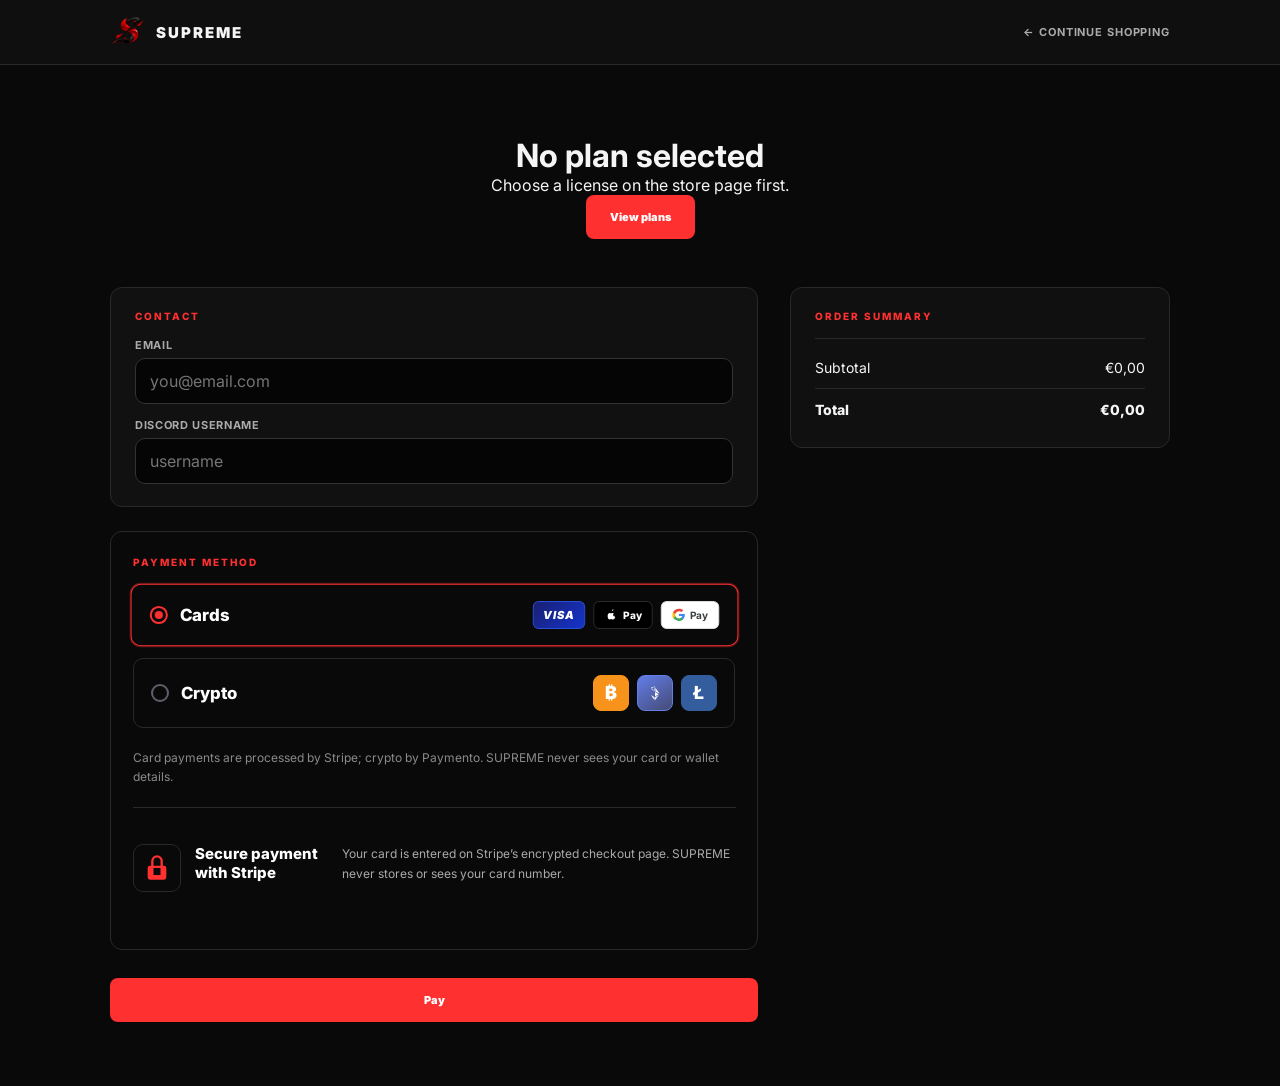
<file: checkout.html>
<!DOCTYPE html>
<html lang="en">
<head>
  <meta charset="UTF-8" />
  <meta name="viewport" content="width=device-width, initial-scale=1.0, viewport-fit=cover" />
  <meta name="theme-color" content="#090909" />
  <meta name="description" content="Secure checkout — SUPREME" />
  <title>Checkout | SUPREME</title>
  <link rel="icon" href="supreme.png" type="image/png" />
  <link href="https://fonts.googleapis.com/css2?family=Inter:wght@400;500;600;700;800;900&display=swap" rel="stylesheet" />
  <link rel="stylesheet" href="checkout.css" />
</head>
<body class="page-checkout">
  <header class="site-header site-header--minimal">
    <div class="header-inner">
      <a href="index.html" class="logo" aria-label="SUPREME home">
        <img src="supreme.png" alt="" width="36" height="36" />
        <span>SUPREME</span>
      </a>
      <a href="index.html#products" class="checkout-back-link">← Continue shopping</a>
    </div>
  </header>

  <main class="checkout-main" id="main">
    <div class="checkout-empty" id="checkoutEmpty" hidden>
      <h1>No plan selected</h1>
      <p>Choose a license on the store page first.</p>
      <a href="index.html#products" class="btn btn-primary">View plans</a>
    </div>

    <div class="checkout-success" id="checkoutSuccess" hidden>
      <div class="checkout-success__card">
        <p class="hero-eyebrow">Order confirmed</p>
        <h1>Thank you</h1>
        <p class="checkout-success__order">Order <strong id="orderNumber"></strong></p>
        <p id="successEmail" class="section-sub"></p>
        <p class="section-sub">Demo checkout — finish delivery via your Discord ticket system.</p>
        <a href="index.html" class="btn btn-primary">Back to store</a>
      </div>
    </div>

    <h1 class="checkout-title" id="checkoutTitle">Checkout</h1>

    <div class="checkout-layout" id="checkoutLayout">
      <form class="checkout-form" id="checkoutForm" novalidate>
        <section class="checkout-block" aria-labelledby="contact-heading">
          <h2 id="contact-heading">Contact</h2>
          <label class="field">
            <span>Email</span>
            <input type="email" name="email" id="fieldEmail" required autocomplete="email" placeholder="you@email.com" />
          </label>
          <label class="field">
            <span>Discord username</span>
            <input type="text" name="discord" required autocomplete="username" placeholder="username" />
          </label>
        </section>

        <section class="checkout-block payment-block" aria-labelledby="pay-heading">
          <h2 class="payment-method-title" id="pay-heading">Payment method</h2>

          <div class="pay-methods" role="radiogroup" aria-labelledby="pay-heading">
            <label class="pay-method is-selected">
              <input type="radio" name="payMethod" value="cards" checked />
              <span class="pay-method__radio" aria-hidden="true"></span>
              <span class="pay-method__label">Cards</span>
              <span class="pay-method__badges" aria-hidden="true">
                <span class="pay-badge pay-badge--visa">VISA</span>
                <span class="pay-badge pay-badge--apple">
                  <svg viewBox="0 0 24 24" width="14" height="14" aria-hidden="true"><path fill="currentColor" d="M16.5 12.4c.02 2.33 2.05 3.12 2.07 3.13-.02.05-.32 1.1-.97 2.18-1.21 1.98-2.45 1.98-3.2 2-1.25.08-2.23-.74-2.93-.74-.72 0-1.45.73-2.38.71-.97-.02-1.91-.56-2.42-1.44-1.52-2.63-1.35-6.58.03-8.28.67-.82 1.58-1.28 2.47-1.28.92.02 1.62.44 2.43.44.77 0 1.22-.44 2.33-.44.81 0 1.68.33 2.28 1.14-2 .97-1.67 3.38.03 4.24zM14.78 4.2c.43-.52.72-1.24.64-1.95-.62.02-1.37.41-1.82.93-.4.46-.75 1.2-.65 1.9.68.05 1.38-.34 1.83-.88z"/></svg>
                  Pay
                </span>
                <span class="pay-badge pay-badge--google">
                  <svg class="pay-badge__g" viewBox="0 0 24 24" width="14" height="14" aria-hidden="true">
                    <path fill="#4285F4" d="M22 12.2c0-.7-.06-1.22-.2-1.76H12v3.2h5.7c-.12.9-.76 2.24-2.18 3.14l-.02.13 3.16 2.45.22.02c2.02-1.86 3.18-4.6 3.18-7.84z"/>
                    <path fill="#34A853" d="M12 22c2.97 0 5.46-.98 7.28-2.66l-3.47-2.68c-.93.64-2.18 1.08-3.81 1.08-2.92 0-5.38-1.97-6.26-4.64l-.13.01-3.4 2.63-.04.12C3.96 19.54 7.7 22 12 22z"/>
                    <path fill="#FBBC05" d="M5.74 13.1c-.22-.64-.35-1.32-.35-2.02s.13-1.38.33-2.02l-.01-.14-3.44-2.67-.11.05C1.36 8.3 1 10.1 1 12s.36 3.7 1.16 5.74l3.58-2.64z"/>
                    <path fill="#EA4335" d="M12 5.56c2.07 0 3.47.8 4.27 1.47l3.12-3.04C17.43 2.5 15 1.5 12 1.5 7.7 1.5 3.96 3.96 2.16 7.5l3.58 2.64C6.62 7.53 9.08 5.56 12 5.56z"/>
                  </svg>
                  Pay
                </span>
              </span>
            </label>

            <label class="pay-method">
              <input type="radio" name="payMethod" value="crypto" />
              <span class="pay-method__radio" aria-hidden="true"></span>
              <span class="pay-method__label">Crypto</span>
              <span class="pay-method__badges" aria-hidden="true">
                <span class="pay-coin pay-coin--btc" title="Bitcoin">₿</span>
                <span class="pay-coin pay-coin--eth" title="Ethereum">
                  <svg viewBox="0 0 24 24" width="16" height="16" aria-hidden="true"><path fill="#fff" d="M12 1.5l.1.3v7.1l-.1.3-5.5-3.3 5.5-4.4zm0 8.7l.1.4 5.5 3.3-5.5 3.3-.1.3V10.2zm-6.2 4.8 5.6 3.3v4.5l-5.6-7.8zm6.2 7.8v-4.5l5.6-3.3-5.6 7.8zm6.2-9.9-5.6-3.3V4.3l5.6 7.7zM5.8 4.3l5.6 4.4V2.1l-5.6 2.2z" opacity=".95"/></svg>
                </span>
                <span class="pay-coin pay-coin--ltc" title="Litecoin">Ł</span>
              </span>
            </label>
          </div>

          <p class="payment-disclaimer">
            Card payments are processed by Stripe; crypto by Paymento. SUPREME never sees your card or wallet details.
          </p>

          <div class="pay-panels">
            <div class="pay-panel is-active" id="payPanelCards" role="region" aria-live="polite">
              <div class="pay-secure pay-secure--stripe">
                <div class="pay-secure__icon" aria-hidden="true">
                  <svg viewBox="0 0 24 24" width="28" height="28"><path fill="currentColor" d="M12 1a5 5 0 00-5 5v4H6a2 2 0 00-2 2v8a2 2 0 002 2h12a2 2 0 002-2v-8a2 2 0 00-2-2h-1V6a5 5 0 00-5-5zm0 2a3 3 0 013 3v4H9V6a3 3 0 013-3zm-3 9h6v6H9v-6z"/></svg>
                </div>
                <h3>Secure payment with Stripe</h3>
                <p>
                  Your card is entered on Stripe’s encrypted checkout page. SUPREME never stores or sees your card number.
                </p>
              </div>
            </div>

            <div class="pay-panel" id="payPanelCrypto" role="region" aria-live="polite">
              <div class="pay-secure pay-secure--crypto">
                <div class="pay-secure__icon" aria-hidden="true">
                  <svg viewBox="0 0 24 24" width="28" height="28"><path fill="currentColor" d="M12 2C6.48 2 2 6.48 2 12s4.48 10 10 10 10-4.48 10-10S17.52 2 12 2zm-1 14.5v-5l-4.5 2.5 4.5 2.5zm2 0 4.5-2.5-4.5-2.5v5zm0-7V7l4.5 2.5L13 11.5zM11 11.5 6.5 9 11 6.5V11.5z"/></svg>
                </div>
                <h3>Secure payment with Paymento</h3>
                <p>
                  After you confirm, you’ll get a crypto invoice (demo). Supported: BTC, ETH, and LTC.
                </p>
              </div>
            </div>
          </div>
        </section>

        <button type="submit" class="btn btn-primary btn-block checkout-submit" id="payBtn">
          Pay <span id="payAmount"></span>
        </button>
      </form>

      <aside class="checkout-summary" aria-labelledby="summary-heading">
        <h2 id="summary-heading">Order summary</h2>
        <ul class="checkout-lines" id="summaryLines"></ul>
        <dl class="checkout-totals">
          <div>
            <dt>Subtotal</dt>
            <dd id="sumSubtotal">€0,00</dd>
          </div>
          <div class="checkout-totals__grand">
            <dt>Total</dt>
            <dd id="sumTotal">€0,00</dd>
          </div>
        </dl>
      </aside>
    </div>
  </main>

  <script src="store.js"></script>
  <script src="checkout.js"></script>
</body>
</html>
</file>
<file: checkout.css>
:root {
  --bg: #090909;
  --surface: rgba(17, 17, 17, 0.94);
  --line: #292929;
  --text: #f5f5f5;
  --muted: #aaa;
  --red: #ff3030;
  --radius: 12px;
  --header-h: 70px;
}

* {
  margin: 0;
  padding: 0;
  box-sizing: border-box;
}

body.page-checkout {
  background: var(--bg);
  color: var(--text);
  font-family: Inter, system-ui, sans-serif;
  min-height: 100vh;
  overflow-x: hidden;
  -webkit-user-select: none;
  user-select: none;
  -webkit-touch-callout: none;
  -webkit-text-size-adjust: 100%;
  text-size-adjust: 100%;
}

.page-checkout input,
.page-checkout textarea,
.page-checkout select {
  -webkit-user-select: text;
  user-select: text;
}

.page-checkout img {
  -webkit-user-drag: none;
  user-drag: none;
}

a {
  color: inherit;
  text-decoration: none;
}

.site-header {
  position: fixed;
  top: 0;
  left: 0;
  right: 0;
  z-index: 9999;
  background: rgba(16, 16, 16, 0.95);
  border-bottom: 1px solid var(--line);
  backdrop-filter: blur(16px);
  -webkit-backdrop-filter: blur(16px);
}

.header-inner {
  max-width: 1100px;
  margin: 0 auto;
  padding: max(14px, env(safe-area-inset-top)) max(20px, env(safe-area-inset-right)) 14px
    max(20px, env(safe-area-inset-left));
  display: flex;
  align-items: center;
  justify-content: space-between;
  gap: 16px;
}

.logo {
  display: inline-flex;
  align-items: center;
  gap: 10px;
  font-weight: 900;
  letter-spacing: 2px;
  font-size: 15px;
}

.logo img {
  width: 36px;
  height: 36px;
  object-fit: contain;
}

.checkout-back-link {
  font-size: 11px;
  font-weight: 700;
  letter-spacing: 0.08em;
  color: var(--muted);
  text-transform: uppercase;
  transition: color 0.2s;
}

.checkout-back-link:hover {
  color: #fff;
}

.checkout-main {
  max-width: 1100px;
  margin: 0 auto;
  padding: 5.5rem max(20px, env(safe-area-inset-right)) max(4rem, env(safe-area-inset-bottom))
    max(20px, env(safe-area-inset-left));
}

.checkout-title {
  font-size: clamp(32px, 5vw, 42px);
  font-weight: 900;
  letter-spacing: -1px;
  margin: 0 0 1.5rem;
}

.checkout-layout {
  display: grid;
  grid-template-columns: 1fr min(380px, 100%);
  gap: 2rem;
  align-items: start;
}

.checkout-form {
  display: flex;
  flex-direction: column;
  gap: 1.5rem;
}

.checkout-block {
  background: var(--surface);
  border: 1px solid var(--line);
  border-radius: var(--radius);
  padding: 1.35rem 1.5rem;
}

.checkout-block h2 {
  margin: 0 0 1rem;
  font-size: 10px;
  font-weight: 800;
  text-transform: uppercase;
  letter-spacing: 2px;
  color: var(--red);
}

.field {
  display: flex;
  flex-direction: column;
  gap: 0.4rem;
  margin-bottom: 0.85rem;
}

.field:last-child {
  margin-bottom: 0;
}

.field span {
  font-size: 11px;
  font-weight: 700;
  color: var(--muted);
  text-transform: uppercase;
  letter-spacing: 0.06em;
}

.field input,
.field select {
  padding: 0.75rem 0.85rem;
  border: 1px solid #333;
  border-radius: 10px;
  font: inherit;
  background: #050505;
  color: var(--text);
}

.field input:focus,
.field select:focus {
  outline: none;
  border-color: var(--red);
}

.field-row {
  display: grid;
  grid-template-columns: 1fr 1fr;
  gap: 0.75rem;
}

.checkout-demo-note {
  font-size: 12px;
  color: var(--muted);
  margin: 0 0 1rem;
  line-height: 1.6;
}

.payment-block {
  padding: 1.5rem 1.35rem 1.35rem;
  background: transparent;
}

.payment-method-title {
  margin: 0 0 1.25rem;
  font-size: 10px;
  font-weight: 800;
  letter-spacing: 2px;
  color: var(--red);
  text-transform: uppercase;
}

.pay-methods {
  display: flex;
  flex-direction: column;
  gap: 12px;
}

.pay-method {
  display: grid;
  grid-template-columns: auto 1fr auto;
  align-items: center;
  gap: 12px;
  padding: 1rem 1.1rem;
  border: 1px solid var(--line);
  border-radius: 10px;
  background: transparent;
  cursor: pointer;
  transition:
    border-color 0.35s ease,
    box-shadow 0.35s ease,
    transform 0.35s cubic-bezier(0.22, 1, 0.36, 1);
  user-select: none;
  -webkit-user-select: none;
  -webkit-tap-highlight-color: transparent;
  outline: none;
}

.pay-method:focus,
.pay-method:focus-within {
  outline: none;
  box-shadow: none;
}

.pay-method.is-selected:focus-within {
  box-shadow: 0 0 0 1px rgba(255, 48, 48, 0.35);
}

.pay-methods ::selection {
  background: rgba(255, 48, 48, 0.35);
  color: #fff;
}

.pay-method input {
  position: absolute;
  width: 1px;
  height: 1px;
  margin: -1px;
  padding: 0;
  border: 0;
  clip: rect(0, 0, 0, 0);
  overflow: hidden;
  white-space: nowrap;
  accent-color: var(--red);
  outline: none;
}

.pay-method input:focus,
.pay-method input:focus-visible {
  outline: none;
  box-shadow: none;
}

.pay-method.is-selected {
  border-color: var(--red);
  box-shadow: 0 0 0 1px rgba(255, 48, 48, 0.35);
  transform: scale(1.008);
}

.pay-method__radio {
  width: 18px;
  height: 18px;
  border-radius: 50%;
  border: 2px solid #5c6068;
  position: relative;
  flex-shrink: 0;
  transition: border-color 0.35s ease;
}

.pay-method.is-selected .pay-method__radio {
  border-color: var(--red);
}

.pay-method.is-selected .pay-method__radio::after {
  content: "";
  position: absolute;
  inset: 3px;
  border-radius: 50%;
  background: var(--red);
  transform: scale(0);
  animation: pay-radio-in 0.35s cubic-bezier(0.22, 1, 0.36, 1) forwards;
}

@keyframes pay-radio-in {
  from {
    transform: scale(0);
    opacity: 0;
  }
  to {
    transform: scale(1);
    opacity: 1;
  }
}

.pay-method__label {
  font-size: 1.05rem;
  font-weight: 800;
  color: #fff;
  background: transparent;
}

.pay-method.is-selected .pay-method__label {
  color: #fff;
  background: transparent;
}

.pay-method__badges {
  display: flex;
  align-items: center;
  gap: 8px;
  flex-wrap: wrap;
  justify-content: flex-end;
}

.pay-badge {
  display: inline-flex;
  align-items: center;
  gap: 4px;
  padding: 6px 10px;
  border-radius: 6px;
  border: 1px solid var(--line);
  background: transparent;
  font-size: 10px;
  font-weight: 800;
  color: #fff;
  white-space: nowrap;
}

.pay-badge--visa {
  font-size: 11px;
  letter-spacing: 0.06em;
  font-style: italic;
  font-weight: 900;
  color: #fff;
  background: linear-gradient(135deg, #1a1f71 0%, #1434cb 100%);
  border-color: #2a4fd4;
}

.pay-badge--apple {
  color: #fff;
  background: #000;
  border-color: #2a2a2a;
}

.pay-badge--google {
  color: #3c4043;
  background: #fff;
  border-color: #dadce0;
  font-weight: 700;
}

.pay-badge__g {
  flex-shrink: 0;
}

.pay-coin {
  display: grid;
  place-items: center;
  width: 36px;
  height: 36px;
  border-radius: 8px;
  border: 1px solid var(--line);
  background: transparent;
  font-size: 16px;
  font-weight: 800;
  line-height: 1;
}

.pay-coin--btc {
  color: #fff;
  background: #f7931a;
  border-color: #f7931a;
  font-size: 18px;
  font-weight: 900;
}

.pay-coin--eth {
  color: #fff;
  background: linear-gradient(145deg, #627eea 0%, #454a75 100%);
  border-color: #627eea;
}

.pay-coin--ltc {
  color: #fff;
  background: #345d9d;
  border-color: #345d9d;
  font-size: 18px;
  font-weight: 800;
}

.payment-disclaimer {
  margin: 1.25rem 0 0;
  font-size: 12px;
  color: #8a8a8a;
  line-height: 1.65;
}

.pay-panels {
  position: relative;
  margin-top: 1.25rem;
  padding-top: 1.25rem;
  border-top: 1px solid var(--line);
  min-height: 7.5rem;
  overflow: hidden;
  contain: layout style;
}

.pay-panel {
  position: absolute;
  left: 0;
  right: 0;
  top: 1.25rem;
  opacity: 0;
  visibility: hidden;
  transform: translateY(8px);
  pointer-events: none;
  transition:
    opacity 0.4s ease,
    transform 0.45s cubic-bezier(0.22, 1, 0.36, 1),
    visibility 0.4s;
}

.pay-panel.is-active {
  position: relative;
  top: 0;
  opacity: 1;
  visibility: visible;
  transform: translateY(0);
  pointer-events: auto;
  z-index: 2;
}

.pay-panels.is-swapping .pay-panel.is-active {
  position: absolute;
  top: 1.25rem;
}

.pay-panel.is-leaving {
  visibility: visible;
  opacity: 0;
  transform: translateY(-6px);
  z-index: 1;
}

.pay-secure {
  display: flex;
  gap: 14px;
  align-items: flex-start;
  padding: 1rem 0 0.25rem;
}

.pay-secure__icon {
  flex-shrink: 0;
  width: 48px;
  height: 48px;
  display: grid;
  place-items: center;
  border: 1px solid var(--line);
  border-radius: 10px;
  color: var(--red);
}

.pay-secure h3 {
  margin: 0 0 8px;
  font-size: 15px;
  font-weight: 800;
  color: #fff;
}

.pay-secure p {
  margin: 0;
  font-size: 12px;
  line-height: 1.65;
  color: var(--muted);
}

@media (prefers-reduced-motion: reduce) {
  .pay-method,
  .pay-panel,
  .pay-method__radio::after {
    transition: none !important;
    animation: none !important;
    transform: none !important;
  }

  .pay-panel:not(.is-active) {
    display: none;
  }

  .pay-panel.is-active {
    opacity: 1;
    position: relative;
  }

  .pay-panels.is-swapping .pay-panel.is-active {
    position: relative;
    top: 0;
  }
}

@media (max-width: 560px) {
  .pay-method {
    grid-template-columns: auto 1fr;
    grid-template-rows: auto auto;
  }

  .pay-method__badges {
    grid-column: 1 / -1;
    justify-content: flex-start;
    padding-left: 30px;
  }
}

.btn {
  display: inline-block;
  padding: 15px 24px;
  border-radius: 8px;
  background: #fff;
  color: #000;
  font-size: 11px;
  font-weight: 900;
  border: none;
  font-family: inherit;
  cursor: pointer;
  text-align: center;
  transition: transform 0.2s;
}

.btn:hover {
  transform: translateY(-2px);
}

.btn-primary {
  background: var(--red);
  color: #fff;
}

.btn-block {
  width: 100%;
}

.checkout-submit {
  margin-top: 0.25rem;
}

.checkout-summary {
  position: sticky;
  top: calc(var(--header-h) + 1rem);
  background: var(--surface);
  border: 1px solid var(--line);
  border-radius: var(--radius);
  padding: 1.35rem 1.5rem;
}

.checkout-summary h2 {
  margin: 0 0 1rem;
  font-size: 10px;
  font-weight: 800;
  text-transform: uppercase;
  letter-spacing: 2px;
  color: var(--red);
}

.checkout-lines {
  list-style: none;
  margin: 0 0 1.25rem;
  padding: 0;
  border-bottom: 1px solid var(--line);
}

.checkout-line {
  display: grid;
  grid-template-columns: 56px 1fr auto;
  gap: 0.75rem;
  align-items: start;
  padding: 0.75rem 0;
  font-size: 13px;
}

.checkout-line img {
  border-radius: 8px;
  background: #111;
  object-fit: contain;
}

.checkout-line .meta {
  display: block;
  font-size: 11px;
  color: var(--muted);
  margin-top: 4px;
}

.checkout-totals > div {
  display: flex;
  justify-content: space-between;
  margin-bottom: 0.5rem;
  font-size: 14px;
}

.checkout-totals dt,
.checkout-totals dd {
  margin: 0;
}

.checkout-totals__grand {
  margin-top: 0.75rem;
  padding-top: 0.75rem;
  border-top: 1px solid var(--line);
  font-size: 1.05rem;
  font-weight: 800;
}

.checkout-empty,
.checkout-success {
  text-align: center;
  padding: 3rem 1rem;
}

.checkout-success__card {
  max-width: 480px;
  margin: 0 auto;
  background: var(--surface);
  border: 1px solid var(--line);
  padding: 2.5rem 2rem;
  border-radius: var(--radius);
}

.checkout-success h1 {
  font-size: 2.5rem;
  font-weight: 900;
  margin: 0 0 0.5rem;
  letter-spacing: -1px;
}

.checkout-success__order {
  font-size: 1rem;
  margin: 0 0 0.75rem;
}

.hero-eyebrow {
  color: var(--red);
  font-size: 10px;
  font-weight: 800;
  letter-spacing: 3px;
  margin-bottom: 12px;
}

.section-sub {
  font-size: 13px;
  color: var(--muted);
  line-height: 1.7;
}

.checkout-success .btn {
  margin-top: 1.5rem;
}

@media (max-width: 900px) {
  .checkout-layout {
    grid-template-columns: 1fr;
  }

  .checkout-summary {
    position: static;
    order: -1;
  }
}

@media (max-width: 560px) {
  .field-row {
    grid-template-columns: 1fr;
  }

  .header-inner {
    flex-wrap: wrap;
    justify-content: center;
    text-align: center;
    gap: 10px;
  }

  .checkout-back-link {
    width: 100%;
    text-align: center;
    min-height: 44px;
    display: flex;
    align-items: center;
    justify-content: center;
  }

  .checkout-main {
    padding-top: 6.5rem;
    padding-bottom: max(2.5rem, env(safe-area-inset-bottom));
  }

  .checkout-title {
    font-size: clamp(26px, 8vw, 34px);
    text-align: center;
  }

  .checkout-block {
    padding: 1.15rem 1rem;
  }

  .pay-method {
    padding: 0.95rem;
    min-height: 52px;
  }

  .btn,
  .btn-primary {
    min-height: 48px;
    width: 100%;
    display: flex;
    align-items: center;
    justify-content: center;
  }
}
</file>
